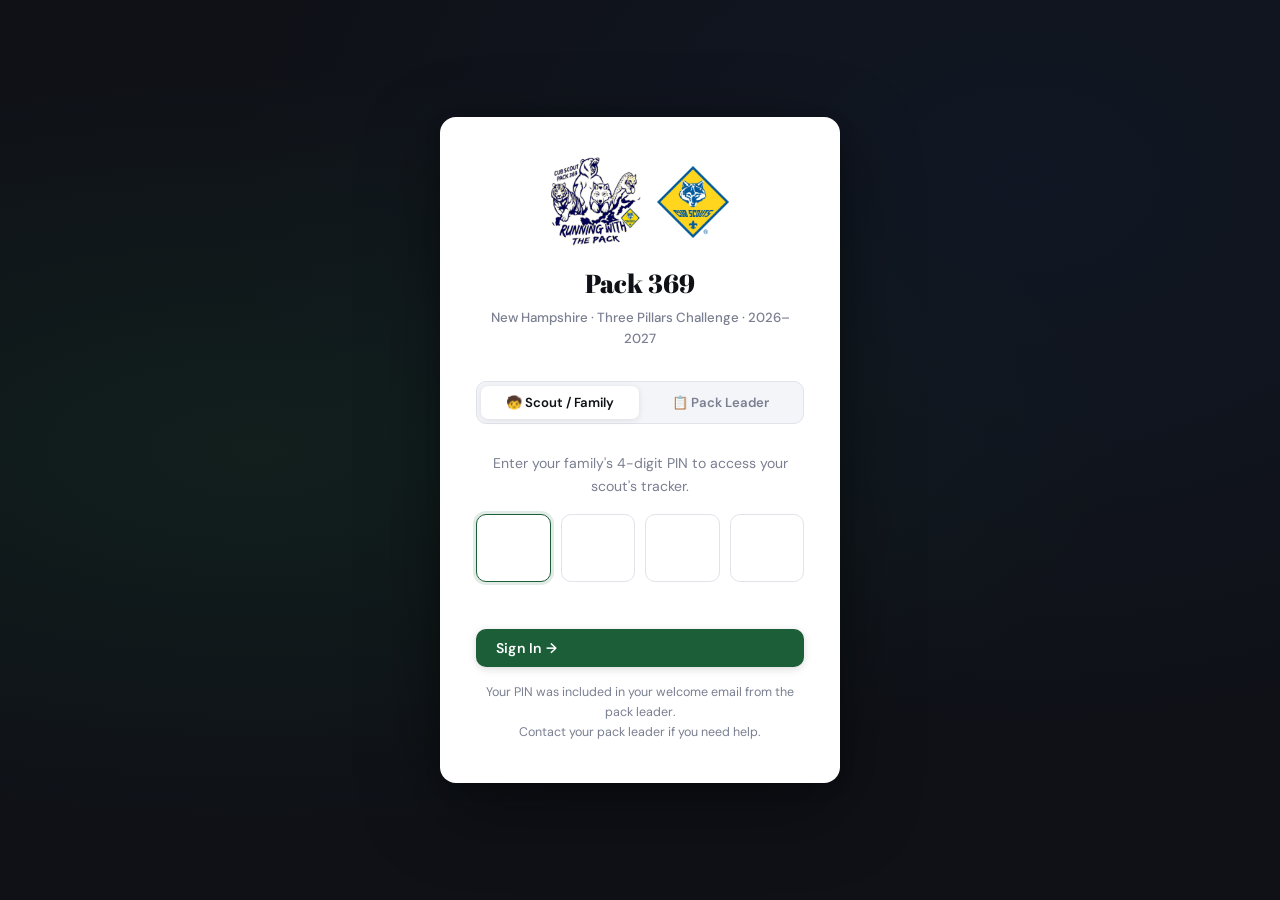
<file: index.html>
<!DOCTYPE html>
<html lang="en">
<head>
  <meta charset="UTF-8">
  <meta name="viewport" content="width=device-width, initial-scale=1.0">
  <title>Pack 369 — Sign In</title>
  <link rel="stylesheet" href="css/style.css">
</head>
<body>

<div class="login-wrap">
  <div class="login-card">
    <div class="login-logos">
      <img src="images/pack-logo.png" alt="Pack 369" class="login-pack-logo">
      <img src="images/cub-scouts-logo.jpg" alt="Cub Scouts" class="login-cs-logo">
    </div>
    <div class="login-title">Pack 369</div>
    <div class="login-sub">New Hampshire · Three Pillars Challenge · 2026–2027</div>

    <!-- Tabs -->
    <div class="login-tabs">
      <button class="login-tab active" id="tab-scout" onclick="showTab('scout')">🧒 Scout / Family</button>
      <button class="login-tab" id="tab-leader" onclick="showTab('leader')">📋 Pack Leader</button>
    </div>

    <!-- Scout PIN Panel -->
    <div id="panel-scout">
      <p style="font-size: 0.88rem; color: var(--ghost); margin-bottom: 1rem;">
        Enter your family's 4-digit PIN to access your scout's tracker.
      </p>
      <div class="pin-inputs">
        <input class="pin-digit" type="password" maxlength="1" inputmode="numeric" pattern="[0-9]" id="p0" oninput="pinInput(0)" onkeydown="pinKey(event,0)">
        <input class="pin-digit" type="password" maxlength="1" inputmode="numeric" pattern="[0-9]" id="p1" oninput="pinInput(1)" onkeydown="pinKey(event,1)">
        <input class="pin-digit" type="password" maxlength="1" inputmode="numeric" pattern="[0-9]" id="p2" oninput="pinInput(2)" onkeydown="pinKey(event,2)">
        <input class="pin-digit" type="password" maxlength="1" inputmode="numeric" pattern="[0-9]" id="p3" oninput="pinInput(3)" onkeydown="pinKey(event,3)">
      </div>
      <div class="pin-error" id="pin-error"></div>
      <button class="btn btn-primary w-full" id="pin-btn" onclick="submitPin()" disabled>Sign In →</button>
      <p style="font-size: 0.78rem; color: var(--ghost); margin-top: 1rem;">
        Your PIN was included in your welcome email from the pack leader.<br>Contact your pack leader if you need help.
      </p>
    </div>

    <!-- Leader Panel -->
    <div id="panel-leader" style="display:none;">
      <p style="font-size: 0.88rem; color: var(--ghost); margin-bottom: 1rem;">
        Enter the leader password to access the full dashboard.
      </p>
      <div class="password-input-wrap">
        <label>Leader Password</label>
        <input type="password" id="leader-pw" placeholder="Enter password" onkeydown="if(event.key==='Enter') submitLeader()">
        <button class="pw-toggle" onclick="togglePw()" title="Show/hide">👁</button>
      </div>
      <div class="pin-error" id="leader-error"></div>
      <button class="btn btn-primary w-full" onclick="submitLeader()">Sign In →</button>
    </div>

    <div id="loading" style="display:none; padding: 1rem; color: var(--ghost); font-size:0.88rem;">
      Signing in…
    </div>
  </div>
</div>

<script src="js/app.js"></script>
<script>
  // If already logged in, redirect immediately
  const sess = SESSION.get();
  if (sess.type === 'leader') location.href = 'leader.html';
  if (sess.type === 'scout' && sess.scoutId) location.href = 'scout.html';

  function showTab(tab) {
    document.getElementById('panel-scout').style.display  = tab === 'scout'  ? 'block' : 'none';
    document.getElementById('panel-leader').style.display = tab === 'leader' ? 'block' : 'none';
    document.getElementById('tab-scout').classList.toggle('active',  tab === 'scout');
    document.getElementById('tab-leader').classList.toggle('active', tab === 'leader');
    document.getElementById('pin-error').textContent    = '';
    document.getElementById('leader-error').textContent = '';
  }

  // ── PIN INPUT LOGIC ──
  function getPin() {
    return ['p0','p1','p2','p3'].map(id => document.getElementById(id).value).join('');
  }

  function pinInput(i) {
    const val = document.getElementById('p' + i).value;
    if (val && i < 3) document.getElementById('p' + (i+1)).focus();
    document.getElementById('pin-btn').disabled = getPin().length < 4;
    document.getElementById('pin-error').textContent = '';
  }

  function pinKey(e, i) {
    if (e.key === 'Backspace' && !document.getElementById('p'+i).value && i > 0) {
      document.getElementById('p'+(i-1)).focus();
    }
    if (e.key === 'Enter' && getPin().length === 4) submitPin();
  }

  async function submitPin() {
    const pin = getPin();
    if (pin.length < 4) return;
    setLoading(true);
    try {
      const scouts = await sb.select('scouts', `pin=eq.${pin}&select=id,name,den`);
      if (!scouts || scouts.length === 0) {
        setLoading(false);
        document.getElementById('pin-error').textContent = 'Incorrect PIN. Please try again.';
        ['p0','p1','p2','p3'].forEach(id => document.getElementById(id).value = '');
        document.getElementById('p0').focus();
        document.getElementById('pin-btn').disabled = true;
        return;
      }
      SESSION.set('scout', scouts[0].id);
      location.href = 'scout.html';
    } catch(err) {
      setLoading(false);
      document.getElementById('pin-error').textContent = 'Connection error. Check your internet and try again.';
    }
  }

  function submitLeader() {
    const pw = document.getElementById('leader-pw').value;
    if (pw === LEADER_PASSWORD) {
      SESSION.set('leader', null);
      location.href = 'leader.html';
    } else {
      document.getElementById('leader-error').textContent = 'Incorrect password. Please try again.';
      document.getElementById('leader-pw').value = '';
    }
  }

  function togglePw() {
    const input = document.getElementById('leader-pw');
    input.type = input.type === 'password' ? 'text' : 'password';
  }

  function setLoading(on) {
    document.getElementById('loading').style.display    = on ? 'block' : 'none';
    document.getElementById('panel-scout').style.display = on ? 'none' : 'block';
  }

  // Focus first PIN digit on load
  document.getElementById('p0').focus();
</script>
</body>
</html>
</file>
<file: css/style.css>
@import url('https://fonts.googleapis.com/css2?family=Abril+Fatface&family=DM+Sans:wght@400;500;600;700&family=DM+Mono:wght@400;500&display=swap');

/* ── DESIGN TOKENS ── */
:root {
  --green:    #1b5e38;
  --green-l:  #2d8a56;
  --green-m:  #e8f5ee;
  --green-bg: #f0faf4;
  --blue:     #1a3a6b;
  --blue-l:   #2d5fa0;
  --blue-m:   #e8eef8;
  --blue-bg:  #f0f4fc;
  --red:      #6b1f1f;
  --red-l:    #a03333;
  --red-m:    #f8e8e8;
  --red-bg:   #fcf0f0;
  --gold:     #e8960a;
  --gold-l:   #fbbf24;
  --silver:   #9e9e9e;
  --bronze:   #b87333;
  --ink:      #0f1117;
  --ink-soft: #2a2d3a;
  --mist:     #f4f5f8;
  --stone:    #e0e3ea;
  --ghost:    #7a7f91;
  --white:    #ffffff;

  --phase-color: var(--green);
  --phase-light: var(--green-l);
  --phase-mid:   var(--green-m);
  --phase-bg:    var(--green-bg);

  --font-display: 'Abril Fatface', Georgia, serif;
  --font-body:    'DM Sans', system-ui, sans-serif;
  --font-mono:    'DM Mono', monospace;

  --radius:    10px;
  --radius-lg: 16px;
  --shadow:    0 1px 3px rgba(0,0,0,0.06), 0 4px 16px rgba(0,0,0,0.07);
  --shadow-lg: 0 8px 32px rgba(0,0,0,0.12), 0 2px 8px rgba(0,0,0,0.06);
}

/* ── RESET ── */
*, *::before, *::after { box-sizing: border-box; margin: 0; padding: 0; }
html { scroll-behavior: smooth; }
body {
  font-family: var(--font-body);
  background: var(--mist);
  color: var(--ink);
  min-height: 100vh;
  line-height: 1.6;
  -webkit-font-smoothing: antialiased;
}

/* ── TOPBAR ── */
.topbar {
  background: var(--ink);
  color: var(--white);
  padding: 0 2rem;
  height: 54px;
  display: flex;
  align-items: center;
  justify-content: space-between;
  position: sticky;
  top: 0;
  z-index: 100;
  box-shadow: 0 1px 0 rgba(255,255,255,0.05), 0 4px 20px rgba(0,0,0,0.3);
}
.topbar-brand {
  font-family: var(--font-display);
  font-size: 1.15rem;
  letter-spacing: 0.5px;
  display: flex;
  align-items: center;
  gap: 8px;
  text-decoration: none;
  color: inherit;
}
.topbar-brand span { color: var(--gold-l); }
.topbar-nav { display: flex; gap: 2px; align-items: center; }
.topbar-nav a {
  color: rgba(255,255,255,0.6);
  text-decoration: none;
  font-size: 0.83rem;
  font-weight: 600;
  padding: 6px 14px;
  border-radius: 6px;
  transition: all 0.15s;
  letter-spacing: 0.2px;
}
.topbar-nav a:hover,
.topbar-nav a.active {
  color: var(--white);
  background: rgba(255,255,255,0.1);
}

/* ── PAGE HERO ── */
.hero {
  background: linear-gradient(145deg, var(--phase-color) 0%, var(--phase-light) 100%);
  color: var(--white);
  padding: 3.5rem 2rem 5rem;
  position: relative;
  overflow: hidden;
}
/* Decorative background circles */
.hero::before {
  content: '';
  position: absolute;
  top: -80px; right: -80px;
  width: 320px; height: 320px;
  border-radius: 50%;
  background: rgba(255,255,255,0.06);
  pointer-events: none;
}
/* Mountain wave — pushed down enough to not clip text */
.hero::after {
  content: '';
  position: absolute;
  bottom: -1px; left: 0; right: 0;
  height: 70px;
  background: url("data:image/svg+xml,%3Csvg viewBox='0 0 1440 70' xmlns='http://www.w3.org/2000/svg'%3E%3Cpath d='M0,70 L0,40 C120,10 240,55 360,35 C480,15 600,50 720,30 C840,10 960,45 1080,25 C1200,5 1320,40 1440,20 L1440,70 Z' fill='%23f4f5f8'/%3E%3C/svg%3E") no-repeat bottom center / cover;
  pointer-events: none;
}
.hero-inner {
  max-width: 900px;
  margin: 0 auto;
  position: relative;
  z-index: 1;
}
.hero-label {
  font-family: var(--font-mono);
  font-size: 0.72rem;
  letter-spacing: 2.5px;
  text-transform: uppercase;
  opacity: 0.75;
  margin-bottom: 10px;
  display: flex;
  align-items: center;
  gap: 8px;
}
.hero-label::before {
  content: '';
  display: inline-block;
  width: 20px;
  height: 1.5px;
  background: currentColor;
  opacity: 0.6;
}
.hero h1 {
  font-family: var(--font-display);
  font-size: 2.8rem;
  font-weight: 400;
  line-height: 1.05;
  margin-bottom: 12px;
  letter-spacing: -0.5px;
}
.hero p {
  opacity: 0.88;
  font-size: 1rem;
  max-width: 500px;
  font-weight: 500;
  line-height: 1.65;
}

/* ── MAIN CONTAINER ── */
.container      { max-width: 960px;  margin: 0 auto; padding: 2rem 1.5rem; }
.container-wide { max-width: 1140px; margin: 0 auto; padding: 2rem 1.5rem; }

/* ── PHASE TABS ── */
.phase-tabs {
  display: flex;
  gap: 3px;
  background: var(--white);
  border-radius: var(--radius);
  padding: 4px;
  margin-bottom: 1.5rem;
  box-shadow: var(--shadow);
  border: 1.5px solid var(--stone);
}
.phase-tab {
  flex: 1;
  padding: 9px 14px;
  border: none;
  border-radius: 7px;
  background: transparent;
  font-family: var(--font-body);
  font-size: 0.85rem;
  font-weight: 600;
  cursor: pointer;
  transition: all 0.18s;
  color: var(--ghost);
  text-align: center;
  letter-spacing: 0.1px;
}
.phase-tab:hover { color: var(--ink); background: var(--mist); }
.phase-tab.active-ps { background: var(--green); color: var(--white); box-shadow: 0 2px 8px rgba(27,94,56,0.3); }
.phase-tab.active-ma { background: var(--blue);  color: var(--white); box-shadow: 0 2px 8px rgba(26,58,107,0.3); }
.phase-tab.active-ms { background: var(--red);   color: var(--white); box-shadow: 0 2px 8px rgba(107,31,31,0.3); }

/* ── CARDS ── */
.card {
  background: var(--white);
  border-radius: var(--radius-lg);
  box-shadow: var(--shadow);
  padding: 1.5rem;
  margin-bottom: 1rem;
  border: 1px solid rgba(0,0,0,0.04);
}
.card-header {
  display: flex;
  align-items: center;
  justify-content: space-between;
  margin-bottom: 1.1rem;
  padding-bottom: 0.85rem;
  border-bottom: 1.5px solid var(--stone);
}
.card-title {
  font-family: var(--font-display);
  font-size: 1.15rem;
  font-weight: 400;
  letter-spacing: 0.2px;
}

/* ── BUTTONS ── */
.btn {
  display: inline-flex;
  align-items: center;
  gap: 6px;
  padding: 10px 20px;
  border-radius: var(--radius);
  border: none;
  font-family: var(--font-body);
  font-size: 0.88rem;
  font-weight: 600;
  cursor: pointer;
  transition: all 0.15s;
  text-decoration: none;
  letter-spacing: 0.2px;
}
.btn-primary {
  background: var(--phase-color);
  color: var(--white);
  box-shadow: 0 2px 8px rgba(0,0,0,0.15);
}
.btn-primary:hover {
  filter: brightness(1.08);
  transform: translateY(-1px);
  box-shadow: 0 4px 14px rgba(0,0,0,0.2);
}
.btn-ghost {
  background: transparent;
  color: var(--phase-color);
  border: 1.5px solid var(--phase-color);
}
.btn-ghost:hover { background: var(--phase-color); color: var(--white); }
.btn-sm { padding: 6px 13px; font-size: 0.78rem; border-radius: 7px; }
.btn-danger { background: var(--red); color: var(--white); }

/* ── TIER BADGES ── */
.tier-badge {
  display: inline-flex;
  align-items: center;
  gap: 5px;
  padding: 3px 10px;
  border-radius: 20px;
  font-size: 0.75rem;
  font-weight: 700;
}
.tier-none   { background: var(--stone); color: var(--ghost); }
.tier-bronze { background: #fdf0e0; color: #7a4800; border: 1px solid #d4954a; }
.tier-silver { background: #f0f0f2; color: #444;    border: 1px solid #aaa; }
.tier-gold   { background: #fefce8; color: #92650a; border: 1px solid var(--gold); }

/* ── PROGRESS BAR ── */
.progress-wrap {
  background: var(--stone);
  border-radius: 99px;
  height: 8px;
  overflow: hidden;
}
.progress-fill {
  height: 100%;
  border-radius: 99px;
  transition: width 0.5s cubic-bezier(0.4, 0, 0.2, 1);
}
.progress-green { background: linear-gradient(90deg, var(--green), var(--green-l)); }
.progress-blue  { background: linear-gradient(90deg, var(--blue),  var(--blue-l)); }
.progress-red   { background: linear-gradient(90deg, var(--red),   var(--red-l)); }

/* ── FORM ELEMENTS ── */
label {
  display: block;
  font-size: 0.75rem;
  font-weight: 700;
  color: var(--ghost);
  letter-spacing: 0.8px;
  text-transform: uppercase;
  margin-bottom: 5px;
}
select, input[type=text], input[type=date], input[type=password] {
  width: 100%;
  padding: 10px 14px;
  border: 1.5px solid var(--stone);
  border-radius: var(--radius);
  font-family: var(--font-body);
  font-size: 0.92rem;
  background: var(--white);
  color: var(--ink);
  transition: border-color 0.15s, box-shadow 0.15s;
  appearance: none;
}
select:focus, input:focus {
  outline: none;
  border-color: var(--phase-color);
  box-shadow: 0 0 0 3px color-mix(in srgb, var(--phase-color) 12%, transparent);
}

/* ── DAY GRID ── */
.day-grid { display: grid; gap: 3px; }
.day-grid-28 { grid-template-columns: repeat(28, 1fr); }
.day-grid-29 { grid-template-columns: repeat(29, 1fr); }
.day-grid-30 { grid-template-columns: repeat(30, 1fr); }
.day-grid-31 { grid-template-columns: repeat(31, 1fr); }

.day-cell {
  height: 24px;
  border-radius: 4px;
  border: 1.5px solid var(--stone);
  background: var(--white);
  cursor: pointer;
  transition: all 0.12s;
  display: flex;
  align-items: center;
  justify-content: center;
  font-size: 0.5rem;
  font-weight: 700;
  color: transparent;
  position: relative;
}
.day-cell:hover {
  border-color: var(--phase-color);
  background: var(--phase-mid);
  transform: scale(1.15);
  z-index: 2;
}
.day-cell.logged {
  background: var(--phase-color);
  border-color: var(--phase-color);
  color: var(--white);
  box-shadow: 0 1px 4px rgba(0,0,0,0.15);
}
.day-cell.milestone-30 { border-color: var(--bronze); border-width: 2px; }
.day-cell.milestone-60 { border-color: var(--silver); border-width: 2px; }
.day-cell.milestone-90 { border-color: var(--gold);   border-width: 2.5px; }

/* ── SCOUT TABLE ── */
.scout-table { width: 100%; border-collapse: collapse; }
.scout-table th {
  text-align: left;
  font-size: 0.72rem;
  font-weight: 700;
  letter-spacing: 1px;
  text-transform: uppercase;
  color: var(--ghost);
  padding: 8px 14px;
  border-bottom: 2px solid var(--stone);
}
.scout-table td {
  padding: 13px 14px;
  border-bottom: 1px solid var(--stone);
  font-size: 0.88rem;
  vertical-align: middle;
}
.scout-table tr:last-child td { border-bottom: none; }
.scout-table tr:hover td { background: var(--mist); }

/* ── ALERT ── */
.alert {
  padding: 12px 16px;
  border-radius: var(--radius);
  font-size: 0.86rem;
  font-weight: 600;
  margin-bottom: 1rem;
}
.alert-warn { background: #fef9e7; border-left: 4px solid var(--gold); color: #7a5200; }
.alert-ok   { background: var(--green-bg); border-left: 4px solid var(--green); color: var(--green); }
.alert-info { background: var(--blue-bg);  border-left: 4px solid var(--blue);  color: var(--blue); }

/* ── STAT BOXES ── */
.stats-row { display: grid; grid-template-columns: repeat(auto-fit, minmax(140px, 1fr)); gap: 1rem; margin-bottom: 1.5rem; }
.stat-box {
  background: var(--white);
  border-radius: var(--radius-lg);
  padding: 1.1rem 1.25rem;
  box-shadow: var(--shadow);
  text-align: center;
  border: 1px solid rgba(0,0,0,0.04);
}
.stat-num   { font-family: var(--font-display); font-size: 2rem; color: var(--phase-color); line-height: 1; }
.stat-label { font-size: 0.72rem; font-weight: 700; color: var(--ghost); text-transform: uppercase; letter-spacing: 1px; margin-top: 5px; }

/* ── MODAL ── */
.modal-overlay {
  display: none;
  position: fixed;
  inset: 0;
  background: rgba(15,17,23,0.6);
  backdrop-filter: blur(4px);
  z-index: 200;
  align-items: center;
  justify-content: center;
}
.modal-overlay.open { display: flex; }
.modal {
  background: var(--white);
  border-radius: var(--radius-lg);
  box-shadow: var(--shadow-lg);
  padding: 2rem;
  width: min(460px, 92vw);
  max-height: 90vh;
  overflow-y: auto;
  animation: modal-in 0.2s cubic-bezier(0.34, 1.56, 0.64, 1);
}
@keyframes modal-in {
  from { opacity: 0; transform: scale(0.94) translateY(8px); }
  to   { opacity: 1; transform: scale(1) translateY(0); }
}
.modal h2 { font-family: var(--font-display); font-size: 1.3rem; margin-bottom: 0.75rem; }
.modal-footer { display: flex; gap: 8px; justify-content: flex-end; margin-top: 1.5rem; }

/* ── CATEGORY PILLS (week coverage) ── */
.cat-pills { display: flex; flex-wrap: wrap; gap: 6px; }
.cat-pill {
  padding: 5px 12px;
  border-radius: 20px;
  font-size: 0.75rem;
  font-weight: 600;
  border: 1.5px solid var(--stone);
  color: var(--ghost);
  background: var(--white);
  transition: all 0.15s;
}
.cat-pill.done {
  background: var(--phase-color);
  color: var(--white);
  border-color: var(--phase-color);
  box-shadow: 0 1px 4px rgba(0,0,0,0.12);
}

/* ── UTILITY ── */
.flex         { display: flex; }
.flex-between { display: flex; align-items: center; justify-content: space-between; }
.gap-1  { gap: 0.5rem; }
.gap-2  { gap: 1rem; }
.mt-1   { margin-top: 0.5rem; }
.mt-2   { margin-top: 1rem; }
.mt-3   { margin-top: 1.5rem; }
.mb-1   { margin-bottom: 0.5rem; }
.mb-2   { margin-bottom: 1rem; }
.text-sm    { font-size: 0.82rem; }
.text-ghost { color: var(--ghost); }
.text-center{ text-align: center; }
.bold       { font-weight: 700; }
.w-full     { width: 100%; }
.grid-2 { display: grid; grid-template-columns: 1fr 1fr; gap: 1rem; }
.grid-3 { display: grid; grid-template-columns: repeat(3, 1fr); gap: 1rem; }

/* ── PRINT ── */
@media print {
  .topbar, .no-print { display: none !important; }
  body { background: white; }
  .card { box-shadow: none; border: 1px solid #ccc; }
}

/* ── RESPONSIVE ── */
@media (max-width: 640px) {
  .hero h1       { font-size: 2rem; }
  .hero           { padding: 2.5rem 1.25rem 4.5rem; }
  .grid-2, .grid-3{ grid-template-columns: 1fr; }
  .stats-row      { grid-template-columns: repeat(2, 1fr); }
  .topbar         { padding: 0 1rem; }
  .container, .container-wide { padding: 1.25rem 1rem; }
}

/* ── PIN LOGIN ── */
.login-wrap {
  min-height: 100vh;
  display: flex;
  align-items: center;
  justify-content: center;
  background: var(--ink);
  background-image:
    radial-gradient(ellipse at 20% 50%, rgba(27,94,56,0.18) 0%, transparent 60%),
    radial-gradient(ellipse at 80% 20%, rgba(26,58,107,0.15) 0%, transparent 55%);
  padding: 1.5rem;
}
.login-card {
  background: var(--white);
  border-radius: var(--radius-lg);
  box-shadow: 0 24px 80px rgba(0,0,0,0.4), 0 4px 16px rgba(0,0,0,0.2);
  padding: 2.5rem 2.25rem;
  width: min(400px, 100%);
  text-align: center;
}
.login-logo  { font-size: 2.5rem; margin-bottom: 0.5rem; }
.login-title { font-family: var(--font-display); font-size: 1.6rem; margin-bottom: 0.2rem; }
.login-sub   { color: var(--ghost); font-size: 0.83rem; margin-bottom: 2rem; font-weight: 500; }
.login-tabs  { display: flex; gap: 3px; background: var(--mist); border-radius: var(--radius); padding: 4px; margin-bottom: 1.75rem; border: 1.5px solid var(--stone); }
.login-tab {
  flex: 1; padding: 8px;
  border: none; border-radius: 7px;
  font-family: var(--font-body); font-weight: 600; font-size: 0.82rem;
  cursor: pointer; background: transparent; color: var(--ghost);
  transition: all 0.15s;
}
.login-tab.active {
  background: var(--white); color: var(--ink);
  box-shadow: 0 1px 6px rgba(0,0,0,0.1);
}
.pin-inputs { display: flex; gap: 10px; justify-content: center; margin: 1rem 0 1.5rem; }
.pin-digit {
  width: 58px; height: 68px;
  border: 2px solid var(--stone);
  border-radius: var(--radius);
  font-size: 1.9rem;
  font-weight: 700;
  text-align: center;
  font-family: var(--font-mono);
  outline: none;
  color: var(--ink);
  background: var(--mist);
  transition: border-color 0.15s, box-shadow 0.15s, background 0.15s;
}
.pin-digit:focus {
  border-color: var(--green);
  background: var(--white);
  box-shadow: 0 0 0 3px rgba(27,94,56,0.12);
}
.pin-error { color: #c0392b; font-size: 0.82rem; font-weight: 600; min-height: 1.2em; margin-bottom: 0.5rem; }
.password-input-wrap { position: relative; margin-bottom: 1.5rem; text-align: left; }
.pw-toggle { position: absolute; right: 12px; top: 38px; background: none; border: none; cursor: pointer; font-size: 1rem; color: var(--ghost); }

/* ── LOGOS ── */

/* Topbar - small Cub Scouts diamond */
.topbar-cs-logo {
  width: 28px;
  height: 28px;
  object-fit: contain;
  border-radius: 3px;
  flex-shrink: 0;
}

/* Login card - side by side logos */
.login-logos {
  display: flex;
  align-items: center;
  justify-content: center;
  gap: 16px;
  margin-bottom: 1rem;
}
.login-pack-logo {
  width: 90px;
  height: 90px;
  object-fit: contain;
}
.login-cs-logo {
  width: 72px;
  height: 72px;
  object-fit: contain;
  border-radius: 4px;
}

/* Hero - Pack logo as ghost watermark, right side */
.hero-watermark {
  position: absolute;
  right: -20px;
  top: 50%;
  transform: translateY(-50%);
  width: 220px;
  height: 220px;
  object-fit: contain;
  opacity: 0.12;
  pointer-events: none;
  z-index: 0;
  filter: brightness(10);
}

/* ── PHASE LOCKING ── */
.phase-tab-locked {
  opacity: 0.45;
  cursor: not-allowed !important;
  position: relative;
  flex-direction: column;
  gap: 1px;
  font-size: 0.78rem;
  padding: 7px 10px;
}
.phase-tab-locked:hover {
  color: var(--ghost) !important;
  background: transparent !important;
}
.tab-unlock-date {
  display: block;
  font-size: 0.65rem;
  font-weight: 500;
  opacity: 0.8;
  letter-spacing: 0.2px;
}
.phase-locked-panel {
  border: 2px dashed var(--stone) !important;
  background: var(--mist) !important;
  box-shadow: none !important;
}
</file>
